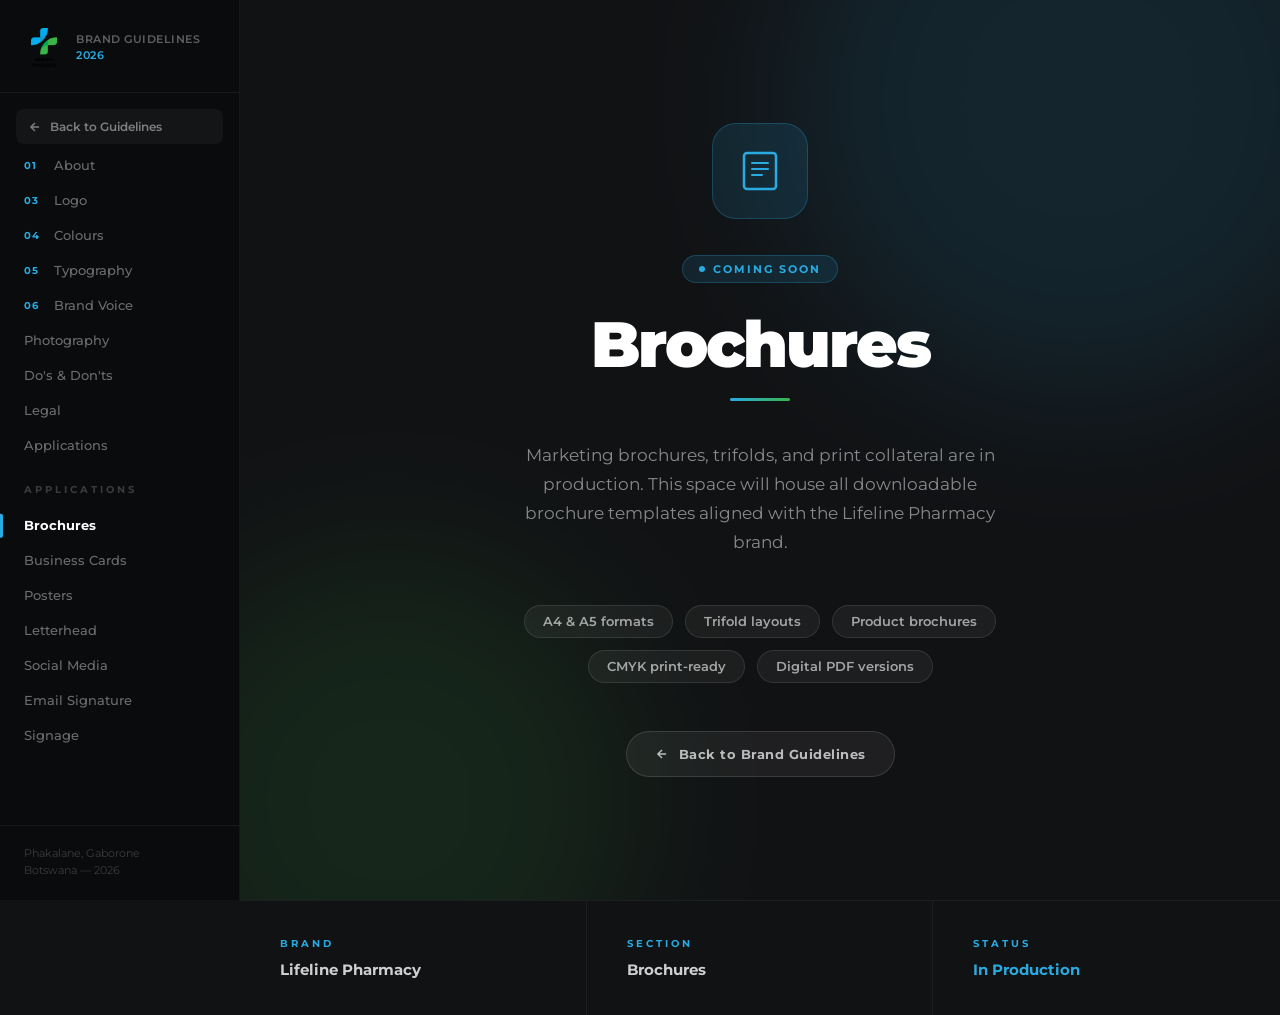
<file: pages/brochures.html>
<!DOCTYPE html>
<html lang="en">
<head>
  <meta charset="UTF-8" />
  <meta name="viewport" content="width=device-width, initial-scale=1.0" />
  <title>Brochures — Lifeline Pharmacy Brand Guidelines</title>
  <link rel="preconnect" href="https://fonts.googleapis.com" />
  <link rel="preconnect" href="https://fonts.gstatic.com" crossorigin />
  <link href="https://fonts.googleapis.com/css2?family=Montserrat:wght@400;500;600;700;800;900&display=swap" rel="stylesheet" />
  <link rel="stylesheet" href="../css/placeholder.css" />
</head>
<body>

  <button class="nav-toggle" id="navToggle" aria-label="Toggle navigation">
    <span></span><span></span><span></span>
  </button>

  <aside class="sidebar" id="sidebar">
    <div class="sidebar__brand">
      <img src="../LIFELINE LOGO.png" alt="Lifeline Pharmacy" class="sidebar__logo" />
      <div class="sidebar__tagline">Brand Guidelines<br><span>2026</span></div>
    </div>
    <a href="../index.html" class="sidebar__back">
      <svg width="14" height="14" viewBox="0 0 24 24" fill="none" stroke="currentColor" stroke-width="2.5"><path d="M19 12H5M12 5l-7 7 7 7"/></svg>
      Back to Guidelines
    </a>
    <nav class="sidebar__nav">
      <a href="../index.html#about" class="nav-link"><span class="nav-num">01</span>About</a>
      <a href="../index.html#logo" class="nav-link"><span class="nav-num">03</span>Logo</a>
      <a href="../index.html#colours" class="nav-link"><span class="nav-num">04</span>Colours</a>
      <a href="../index.html#typography" class="nav-link"><span class="nav-num">05</span>Typography</a>
      <a href="../index.html#brand-voice" class="nav-link"><span class="nav-num">06</span>Brand Voice</a>
      <a href="../index.html#photography" class="nav-link">Photography</a>
      <a href="../index.html#dos-donts" class="nav-link">Do's &amp; Don'ts</a>
      <a href="../index.html#legal" class="nav-link">Legal</a>
      <a href="../index.html#applications" class="nav-link">Applications</a>

      <div class='sidebar__page-title'>Applications</div>
      <a href="brochures.html" class="nav-link active">Brochures</a>
      <a href="business-cards.html" class="nav-link">Business Cards</a>
      <a href="posters.html" class="nav-link">Posters</a>
      <a href="letterhead.html" class="nav-link">Letterhead</a>
      <a href="social-media.html" class="nav-link">Social Media</a>
      <a href="email-signature.html" class="nav-link">Email Signature</a>
      <a href="signage.html" class="nav-link">Signage</a>
    </nav>
    <div class="sidebar__footer">
      <p>Phakalane, Gaborone<br>Botswana &mdash; 2026</p>
    </div>
  </aside>

  <div class="sidebar-overlay" id="sidebarOverlay"></div>

  <main class="page-content">
    <section class="coming-hero">
      <div class="coming-hero__bg">
        <div class="coming-hero__circle coming-hero__circle--blue"></div>
        <div class="coming-hero__circle coming-hero__circle--green"></div>
      </div>
      <div class="coming-hero__inner">
        <div class="coming-hero__icon">
          <svg viewBox="0 0 48 48" fill="none" xmlns="http://www.w3.org/2000/svg"><rect x="8" y="6" width="32" height="36" rx="3" stroke="currentColor" stroke-width="2.5"/><path d="M16 16h16M16 22h16M16 28h10" stroke="currentColor" stroke-width="2" stroke-linecap="round"/></svg>
        </div>
        <span class="coming-hero__badge">Coming Soon</span>
        <h1 class="coming-hero__title">Brochures</h1>
        <div class="coming-hero__divider"></div>
        <p class="coming-hero__sub">Marketing brochures, trifolds, and print collateral are in production. This space will house all downloadable brochure templates aligned with the Lifeline Pharmacy brand.</p>
        <div class="coming-hero__specs">
        <span class="spec-tag">A4 &amp; A5 formats</span>
        <span class="spec-tag">Trifold layouts</span>
        <span class="spec-tag">Product brochures</span>
        <span class="spec-tag">CMYK print-ready</span>
        <span class="spec-tag">Digital PDF versions</span>
        </div>
        <a href="../index.html#applications" class="coming-hero__back">
          <svg width="14" height="14" viewBox="0 0 24 24" fill="none" stroke="currentColor" stroke-width="2.5"><path d="M19 12H5M12 5l-7 7 7 7"/></svg>
          Back to Brand Guidelines
        </a>
      </div>
    </section>

    <div class="page-footer-grid">
      <div class="pf-item">
        <span class="pf-item__label">Brand</span>
        <span class="pf-item__value">Lifeline Pharmacy</span>
      </div>
      <div class="pf-item">
        <span class="pf-item__label">Section</span>
        <span class="pf-item__value">Brochures</span>
      </div>
      <div class="pf-item">
        <span class="pf-item__label">Status</span>
        <span class="pf-item__value" style="color: var(--blue);">In Production</span>
      </div>
    </div>
  </main>

  <script>
    const toggle  = document.getElementById('navToggle');
    const sidebar = document.getElementById('sidebar');
    const overlay = document.getElementById('sidebarOverlay');
    toggle.addEventListener('click', () => {
      sidebar.classList.toggle('open');
      overlay.classList.toggle('open');
    });
    overlay.addEventListener('click', () => {
      sidebar.classList.remove('open');
      overlay.classList.remove('open');
    });
  </script>
</body>
</html>
</file>
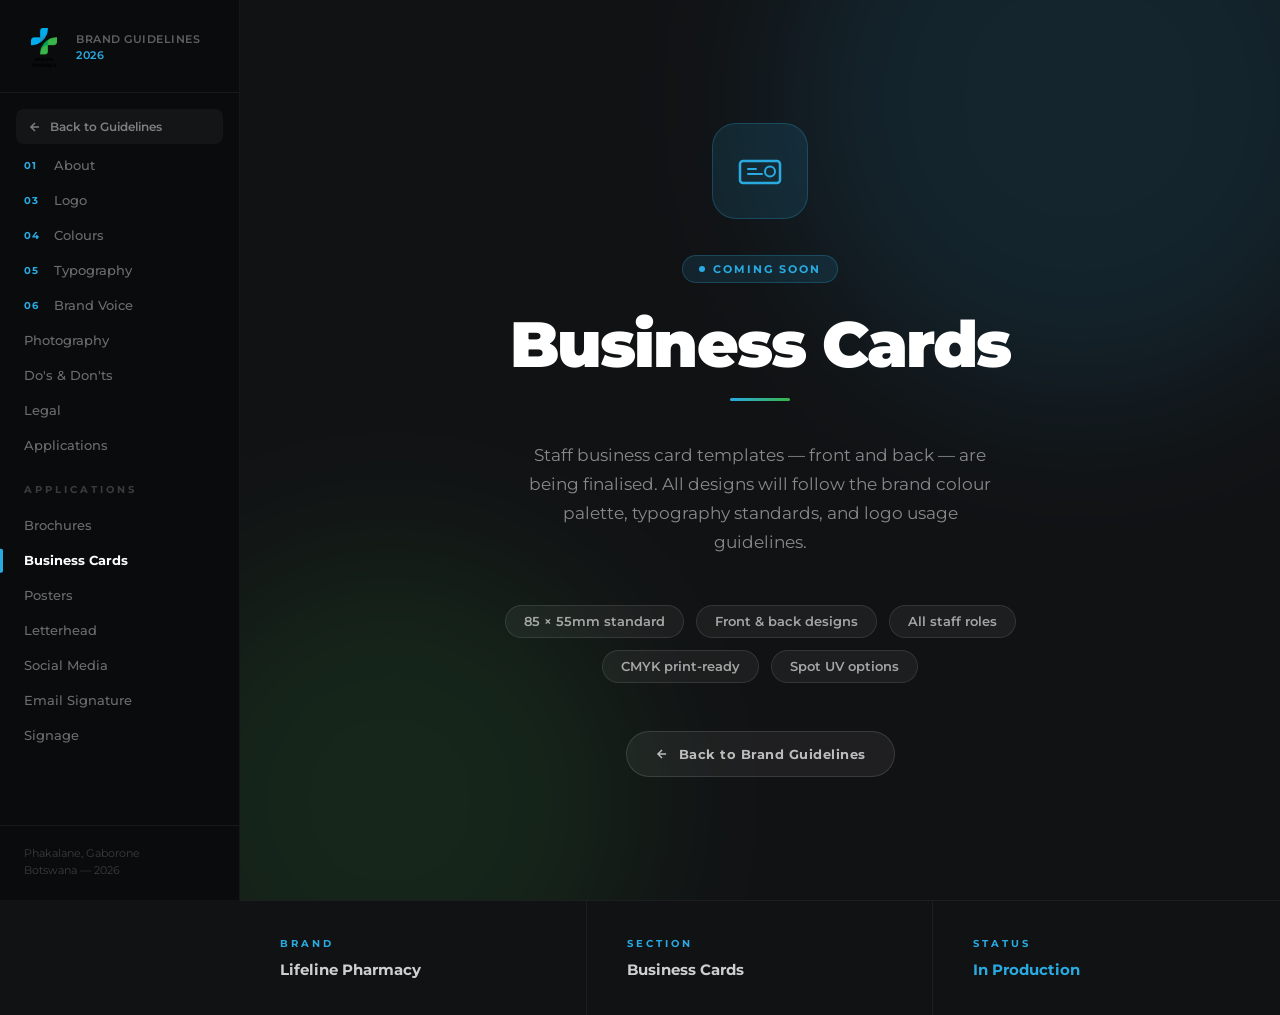
<file: pages/business-cards.html>
<!DOCTYPE html>
<html lang="en">
<head>
  <meta charset="UTF-8" />
  <meta name="viewport" content="width=device-width, initial-scale=1.0" />
  <title>Business Cards — Lifeline Pharmacy Brand Guidelines</title>
  <link rel="preconnect" href="https://fonts.googleapis.com" />
  <link rel="preconnect" href="https://fonts.gstatic.com" crossorigin />
  <link href="https://fonts.googleapis.com/css2?family=Montserrat:wght@400;500;600;700;800;900&display=swap" rel="stylesheet" />
  <link rel="stylesheet" href="../css/placeholder.css" />
</head>
<body>

  <button class="nav-toggle" id="navToggle" aria-label="Toggle navigation">
    <span></span><span></span><span></span>
  </button>

  <aside class="sidebar" id="sidebar">
    <div class="sidebar__brand">
      <img src="../LIFELINE LOGO.png" alt="Lifeline Pharmacy" class="sidebar__logo" />
      <div class="sidebar__tagline">Brand Guidelines<br><span>2026</span></div>
    </div>
    <a href="../index.html" class="sidebar__back">
      <svg width="14" height="14" viewBox="0 0 24 24" fill="none" stroke="currentColor" stroke-width="2.5"><path d="M19 12H5M12 5l-7 7 7 7"/></svg>
      Back to Guidelines
    </a>
    <nav class="sidebar__nav">
      <a href="../index.html#about" class="nav-link"><span class="nav-num">01</span>About</a>
      <a href="../index.html#logo" class="nav-link"><span class="nav-num">03</span>Logo</a>
      <a href="../index.html#colours" class="nav-link"><span class="nav-num">04</span>Colours</a>
      <a href="../index.html#typography" class="nav-link"><span class="nav-num">05</span>Typography</a>
      <a href="../index.html#brand-voice" class="nav-link"><span class="nav-num">06</span>Brand Voice</a>
      <a href="../index.html#photography" class="nav-link">Photography</a>
      <a href="../index.html#dos-donts" class="nav-link">Do's &amp; Don'ts</a>
      <a href="../index.html#legal" class="nav-link">Legal</a>
      <a href="../index.html#applications" class="nav-link">Applications</a>

      <div class='sidebar__page-title'>Applications</div>
      <a href="brochures.html" class="nav-link">Brochures</a>
      <a href="business-cards.html" class="nav-link active">Business Cards</a>
      <a href="posters.html" class="nav-link">Posters</a>
      <a href="letterhead.html" class="nav-link">Letterhead</a>
      <a href="social-media.html" class="nav-link">Social Media</a>
      <a href="email-signature.html" class="nav-link">Email Signature</a>
      <a href="signage.html" class="nav-link">Signage</a>
    </nav>
    <div class="sidebar__footer">
      <p>Phakalane, Gaborone<br>Botswana &mdash; 2026</p>
    </div>
  </aside>

  <div class="sidebar-overlay" id="sidebarOverlay"></div>

  <main class="page-content">
    <section class="coming-hero">
      <div class="coming-hero__bg">
        <div class="coming-hero__circle coming-hero__circle--blue"></div>
        <div class="coming-hero__circle coming-hero__circle--green"></div>
      </div>
      <div class="coming-hero__inner">
        <div class="coming-hero__icon">
          <svg viewBox="0 0 48 48" fill="none" xmlns="http://www.w3.org/2000/svg"><rect x="4" y="14" width="40" height="22" rx="3" stroke="currentColor" stroke-width="2.5"/><path d="M12 22h8M12 27h14" stroke="currentColor" stroke-width="2" stroke-linecap="round"/><circle cx="34" cy="24.5" r="5" stroke="currentColor" stroke-width="2"/></svg>
        </div>
        <span class="coming-hero__badge">Coming Soon</span>
        <h1 class="coming-hero__title">Business Cards</h1>
        <div class="coming-hero__divider"></div>
        <p class="coming-hero__sub">Staff business card templates — front and back — are being finalised. All designs will follow the brand colour palette, typography standards, and logo usage guidelines.</p>
        <div class="coming-hero__specs">
        <span class="spec-tag">85 × 55mm standard</span>
        <span class="spec-tag">Front &amp; back designs</span>
        <span class="spec-tag">All staff roles</span>
        <span class="spec-tag">CMYK print-ready</span>
        <span class="spec-tag">Spot UV options</span>
        </div>
        <a href="../index.html#applications" class="coming-hero__back">
          <svg width="14" height="14" viewBox="0 0 24 24" fill="none" stroke="currentColor" stroke-width="2.5"><path d="M19 12H5M12 5l-7 7 7 7"/></svg>
          Back to Brand Guidelines
        </a>
      </div>
    </section>

    <div class="page-footer-grid">
      <div class="pf-item">
        <span class="pf-item__label">Brand</span>
        <span class="pf-item__value">Lifeline Pharmacy</span>
      </div>
      <div class="pf-item">
        <span class="pf-item__label">Section</span>
        <span class="pf-item__value">Business Cards</span>
      </div>
      <div class="pf-item">
        <span class="pf-item__label">Status</span>
        <span class="pf-item__value" style="color: var(--blue);">In Production</span>
      </div>
    </div>
  </main>

  <script>
    const toggle  = document.getElementById('navToggle');
    const sidebar = document.getElementById('sidebar');
    const overlay = document.getElementById('sidebarOverlay');
    toggle.addEventListener('click', () => {
      sidebar.classList.toggle('open');
      overlay.classList.toggle('open');
    });
    overlay.addEventListener('click', () => {
      sidebar.classList.remove('open');
      overlay.classList.remove('open');
    });
  </script>
</body>
</html>
</file>
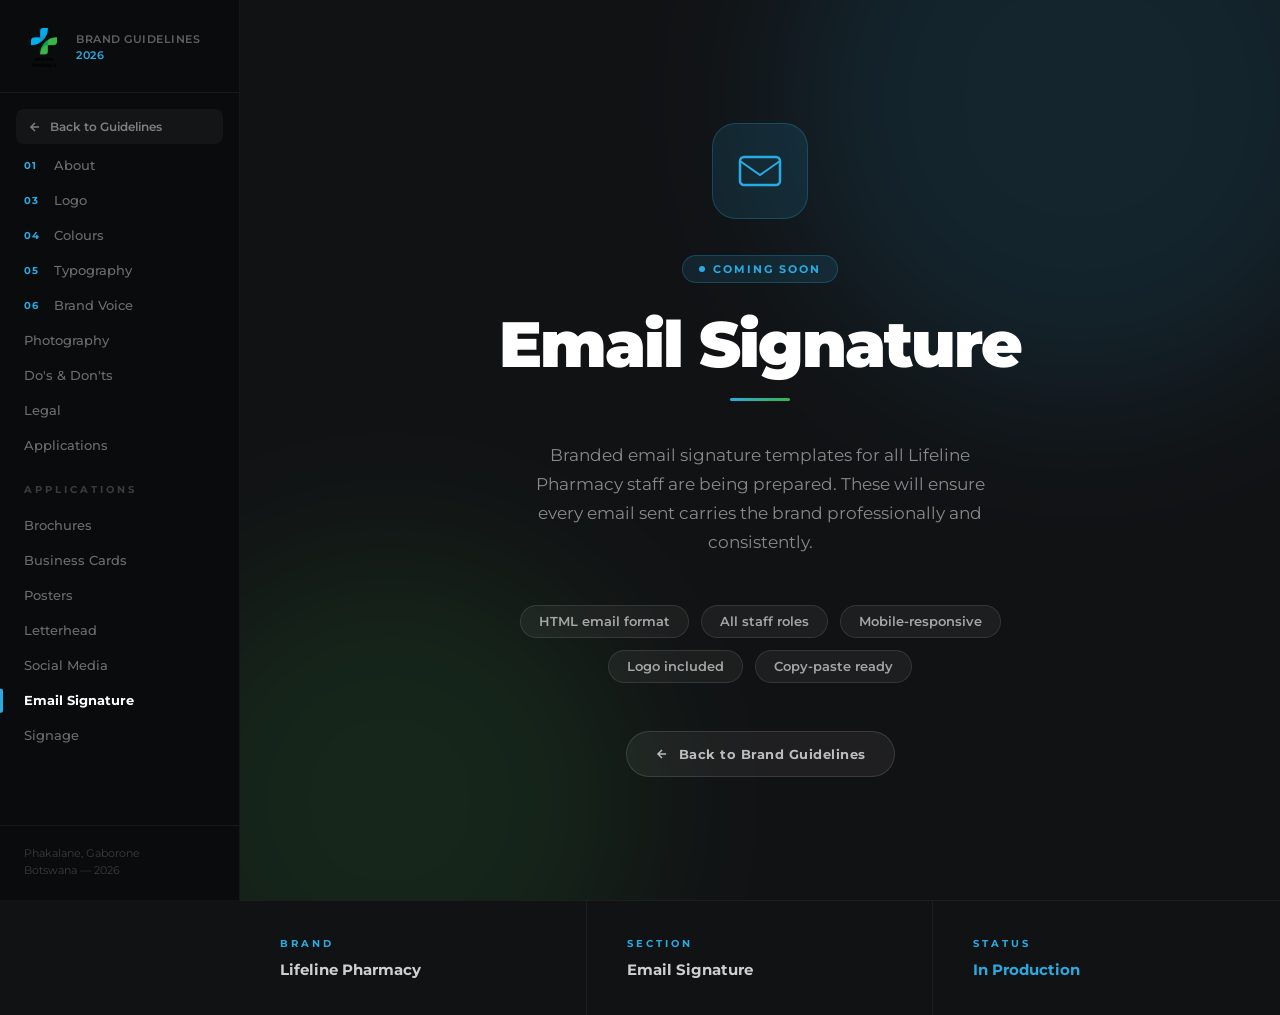
<file: pages/email-signature.html>
<!DOCTYPE html>
<html lang="en">
<head>
  <meta charset="UTF-8" />
  <meta name="viewport" content="width=device-width, initial-scale=1.0" />
  <title>Email Signature — Lifeline Pharmacy Brand Guidelines</title>
  <link rel="preconnect" href="https://fonts.googleapis.com" />
  <link rel="preconnect" href="https://fonts.gstatic.com" crossorigin />
  <link href="https://fonts.googleapis.com/css2?family=Montserrat:wght@400;500;600;700;800;900&display=swap" rel="stylesheet" />
  <link rel="stylesheet" href="../css/placeholder.css" />
</head>
<body>

  <button class="nav-toggle" id="navToggle" aria-label="Toggle navigation">
    <span></span><span></span><span></span>
  </button>

  <aside class="sidebar" id="sidebar">
    <div class="sidebar__brand">
      <img src="../LIFELINE LOGO.png" alt="Lifeline Pharmacy" class="sidebar__logo" />
      <div class="sidebar__tagline">Brand Guidelines<br><span>2026</span></div>
    </div>
    <a href="../index.html" class="sidebar__back">
      <svg width="14" height="14" viewBox="0 0 24 24" fill="none" stroke="currentColor" stroke-width="2.5"><path d="M19 12H5M12 5l-7 7 7 7"/></svg>
      Back to Guidelines
    </a>
    <nav class="sidebar__nav">
      <a href="../index.html#about" class="nav-link"><span class="nav-num">01</span>About</a>
      <a href="../index.html#logo" class="nav-link"><span class="nav-num">03</span>Logo</a>
      <a href="../index.html#colours" class="nav-link"><span class="nav-num">04</span>Colours</a>
      <a href="../index.html#typography" class="nav-link"><span class="nav-num">05</span>Typography</a>
      <a href="../index.html#brand-voice" class="nav-link"><span class="nav-num">06</span>Brand Voice</a>
      <a href="../index.html#photography" class="nav-link">Photography</a>
      <a href="../index.html#dos-donts" class="nav-link">Do's &amp; Don'ts</a>
      <a href="../index.html#legal" class="nav-link">Legal</a>
      <a href="../index.html#applications" class="nav-link">Applications</a>

      <div class='sidebar__page-title'>Applications</div>
      <a href="brochures.html" class="nav-link">Brochures</a>
      <a href="business-cards.html" class="nav-link">Business Cards</a>
      <a href="posters.html" class="nav-link">Posters</a>
      <a href="letterhead.html" class="nav-link">Letterhead</a>
      <a href="social-media.html" class="nav-link">Social Media</a>
      <a href="email-signature.html" class="nav-link active">Email Signature</a>
      <a href="signage.html" class="nav-link">Signage</a>
    </nav>
    <div class="sidebar__footer">
      <p>Phakalane, Gaborone<br>Botswana &mdash; 2026</p>
    </div>
  </aside>

  <div class="sidebar-overlay" id="sidebarOverlay"></div>

  <main class="page-content">
    <section class="coming-hero">
      <div class="coming-hero__bg">
        <div class="coming-hero__circle coming-hero__circle--blue"></div>
        <div class="coming-hero__circle coming-hero__circle--green"></div>
      </div>
      <div class="coming-hero__inner">
        <div class="coming-hero__icon">
          <svg viewBox="0 0 48 48" fill="none" xmlns="http://www.w3.org/2000/svg"><rect x="4" y="10" width="40" height="28" rx="4" stroke="currentColor" stroke-width="2.5"/><path d="M4 14l20 14 20-14" stroke="currentColor" stroke-width="2" stroke-linecap="round"/></svg>
        </div>
        <span class="coming-hero__badge">Coming Soon</span>
        <h1 class="coming-hero__title">Email Signature</h1>
        <div class="coming-hero__divider"></div>
        <p class="coming-hero__sub">Branded email signature templates for all Lifeline Pharmacy staff are being prepared. These will ensure every email sent carries the brand professionally and consistently.</p>
        <div class="coming-hero__specs">
        <span class="spec-tag">HTML email format</span>
        <span class="spec-tag">All staff roles</span>
        <span class="spec-tag">Mobile-responsive</span>
        <span class="spec-tag">Logo included</span>
        <span class="spec-tag">Copy-paste ready</span>
        </div>
        <a href="../index.html#applications" class="coming-hero__back">
          <svg width="14" height="14" viewBox="0 0 24 24" fill="none" stroke="currentColor" stroke-width="2.5"><path d="M19 12H5M12 5l-7 7 7 7"/></svg>
          Back to Brand Guidelines
        </a>
      </div>
    </section>

    <div class="page-footer-grid">
      <div class="pf-item">
        <span class="pf-item__label">Brand</span>
        <span class="pf-item__value">Lifeline Pharmacy</span>
      </div>
      <div class="pf-item">
        <span class="pf-item__label">Section</span>
        <span class="pf-item__value">Email Signature</span>
      </div>
      <div class="pf-item">
        <span class="pf-item__label">Status</span>
        <span class="pf-item__value" style="color: var(--blue);">In Production</span>
      </div>
    </div>
  </main>

  <script>
    const toggle  = document.getElementById('navToggle');
    const sidebar = document.getElementById('sidebar');
    const overlay = document.getElementById('sidebarOverlay');
    toggle.addEventListener('click', () => {
      sidebar.classList.toggle('open');
      overlay.classList.toggle('open');
    });
    overlay.addEventListener('click', () => {
      sidebar.classList.remove('open');
      overlay.classList.remove('open');
    });
  </script>
</body>
</html>
</file>
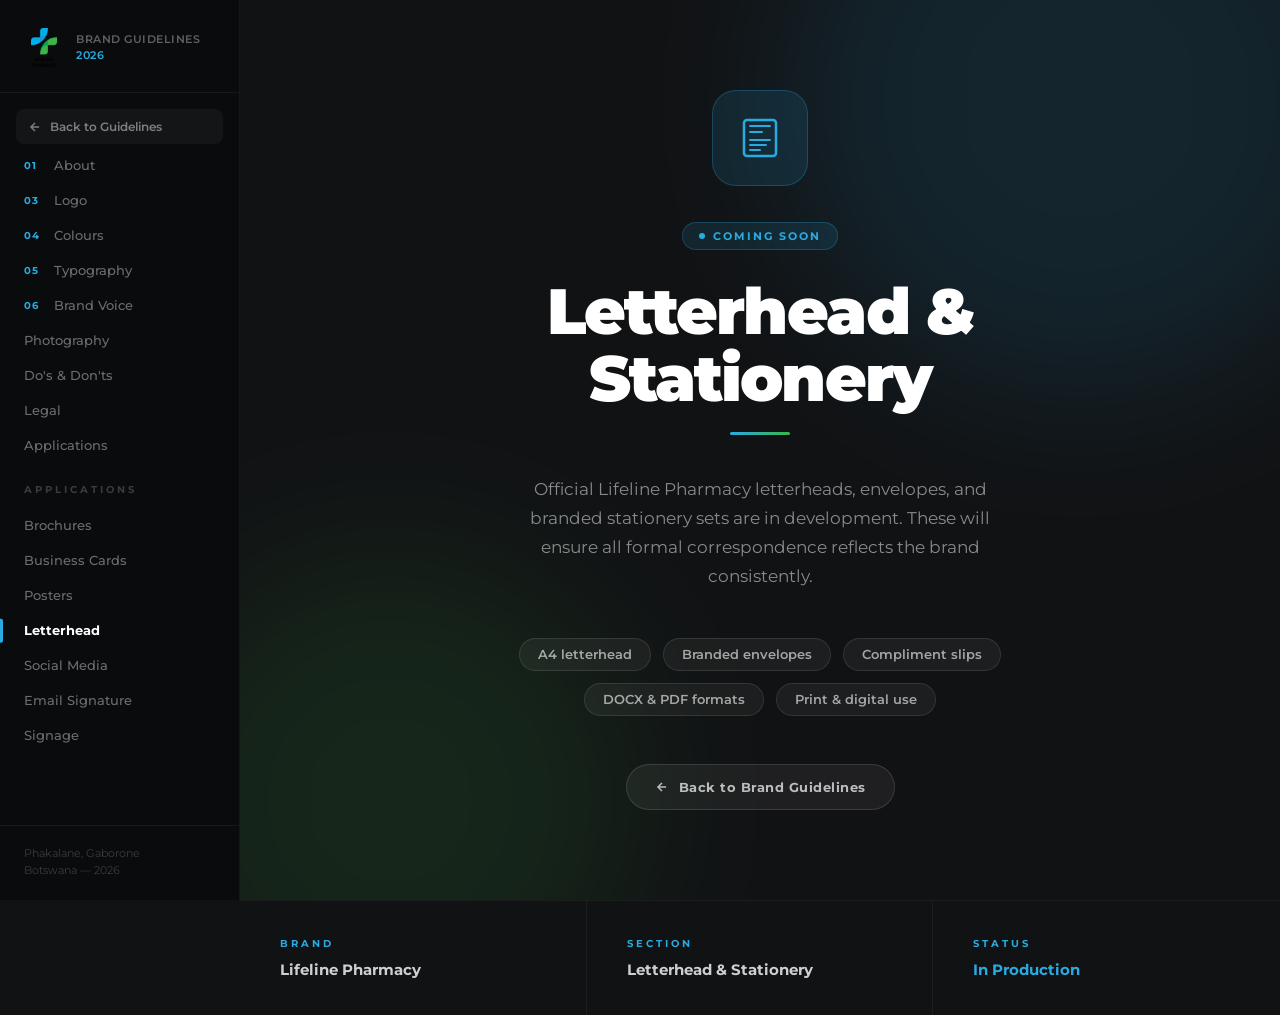
<file: pages/letterhead.html>
<!DOCTYPE html>
<html lang="en">
<head>
  <meta charset="UTF-8" />
  <meta name="viewport" content="width=device-width, initial-scale=1.0" />
  <title>Letterhead & Stationery — Lifeline Pharmacy Brand Guidelines</title>
  <link rel="preconnect" href="https://fonts.googleapis.com" />
  <link rel="preconnect" href="https://fonts.gstatic.com" crossorigin />
  <link href="https://fonts.googleapis.com/css2?family=Montserrat:wght@400;500;600;700;800;900&display=swap" rel="stylesheet" />
  <link rel="stylesheet" href="../css/placeholder.css" />
</head>
<body>

  <button class="nav-toggle" id="navToggle" aria-label="Toggle navigation">
    <span></span><span></span><span></span>
  </button>

  <aside class="sidebar" id="sidebar">
    <div class="sidebar__brand">
      <img src="../LIFELINE LOGO.png" alt="Lifeline Pharmacy" class="sidebar__logo" />
      <div class="sidebar__tagline">Brand Guidelines<br><span>2026</span></div>
    </div>
    <a href="../index.html" class="sidebar__back">
      <svg width="14" height="14" viewBox="0 0 24 24" fill="none" stroke="currentColor" stroke-width="2.5"><path d="M19 12H5M12 5l-7 7 7 7"/></svg>
      Back to Guidelines
    </a>
    <nav class="sidebar__nav">
      <a href="../index.html#about" class="nav-link"><span class="nav-num">01</span>About</a>
      <a href="../index.html#logo" class="nav-link"><span class="nav-num">03</span>Logo</a>
      <a href="../index.html#colours" class="nav-link"><span class="nav-num">04</span>Colours</a>
      <a href="../index.html#typography" class="nav-link"><span class="nav-num">05</span>Typography</a>
      <a href="../index.html#brand-voice" class="nav-link"><span class="nav-num">06</span>Brand Voice</a>
      <a href="../index.html#photography" class="nav-link">Photography</a>
      <a href="../index.html#dos-donts" class="nav-link">Do's &amp; Don'ts</a>
      <a href="../index.html#legal" class="nav-link">Legal</a>
      <a href="../index.html#applications" class="nav-link">Applications</a>

      <div class='sidebar__page-title'>Applications</div>
      <a href="brochures.html" class="nav-link">Brochures</a>
      <a href="business-cards.html" class="nav-link">Business Cards</a>
      <a href="posters.html" class="nav-link">Posters</a>
      <a href="letterhead.html" class="nav-link active">Letterhead</a>
      <a href="social-media.html" class="nav-link">Social Media</a>
      <a href="email-signature.html" class="nav-link">Email Signature</a>
      <a href="signage.html" class="nav-link">Signage</a>
    </nav>
    <div class="sidebar__footer">
      <p>Phakalane, Gaborone<br>Botswana &mdash; 2026</p>
    </div>
  </aside>

  <div class="sidebar-overlay" id="sidebarOverlay"></div>

  <main class="page-content">
    <section class="coming-hero">
      <div class="coming-hero__bg">
        <div class="coming-hero__circle coming-hero__circle--blue"></div>
        <div class="coming-hero__circle coming-hero__circle--green"></div>
      </div>
      <div class="coming-hero__inner">
        <div class="coming-hero__icon">
          <svg viewBox="0 0 48 48" fill="none" xmlns="http://www.w3.org/2000/svg"><rect x="8" y="6" width="32" height="36" rx="3" stroke="currentColor" stroke-width="2.5"/><path d="M14 12h20M14 18h12M14 26h20M14 31h16M14 36h10" stroke="currentColor" stroke-width="2" stroke-linecap="round"/></svg>
        </div>
        <span class="coming-hero__badge">Coming Soon</span>
        <h1 class="coming-hero__title">Letterhead & Stationery</h1>
        <div class="coming-hero__divider"></div>
        <p class="coming-hero__sub">Official Lifeline Pharmacy letterheads, envelopes, and branded stationery sets are in development. These will ensure all formal correspondence reflects the brand consistently.</p>
        <div class="coming-hero__specs">
        <span class="spec-tag">A4 letterhead</span>
        <span class="spec-tag">Branded envelopes</span>
        <span class="spec-tag">Compliment slips</span>
        <span class="spec-tag">DOCX &amp; PDF formats</span>
        <span class="spec-tag">Print &amp; digital use</span>
        </div>
        <a href="../index.html#applications" class="coming-hero__back">
          <svg width="14" height="14" viewBox="0 0 24 24" fill="none" stroke="currentColor" stroke-width="2.5"><path d="M19 12H5M12 5l-7 7 7 7"/></svg>
          Back to Brand Guidelines
        </a>
      </div>
    </section>

    <div class="page-footer-grid">
      <div class="pf-item">
        <span class="pf-item__label">Brand</span>
        <span class="pf-item__value">Lifeline Pharmacy</span>
      </div>
      <div class="pf-item">
        <span class="pf-item__label">Section</span>
        <span class="pf-item__value">Letterhead & Stationery</span>
      </div>
      <div class="pf-item">
        <span class="pf-item__label">Status</span>
        <span class="pf-item__value" style="color: var(--blue);">In Production</span>
      </div>
    </div>
  </main>

  <script>
    const toggle  = document.getElementById('navToggle');
    const sidebar = document.getElementById('sidebar');
    const overlay = document.getElementById('sidebarOverlay');
    toggle.addEventListener('click', () => {
      sidebar.classList.toggle('open');
      overlay.classList.toggle('open');
    });
    overlay.addEventListener('click', () => {
      sidebar.classList.remove('open');
      overlay.classList.remove('open');
    });
  </script>
</body>
</html>
</file>
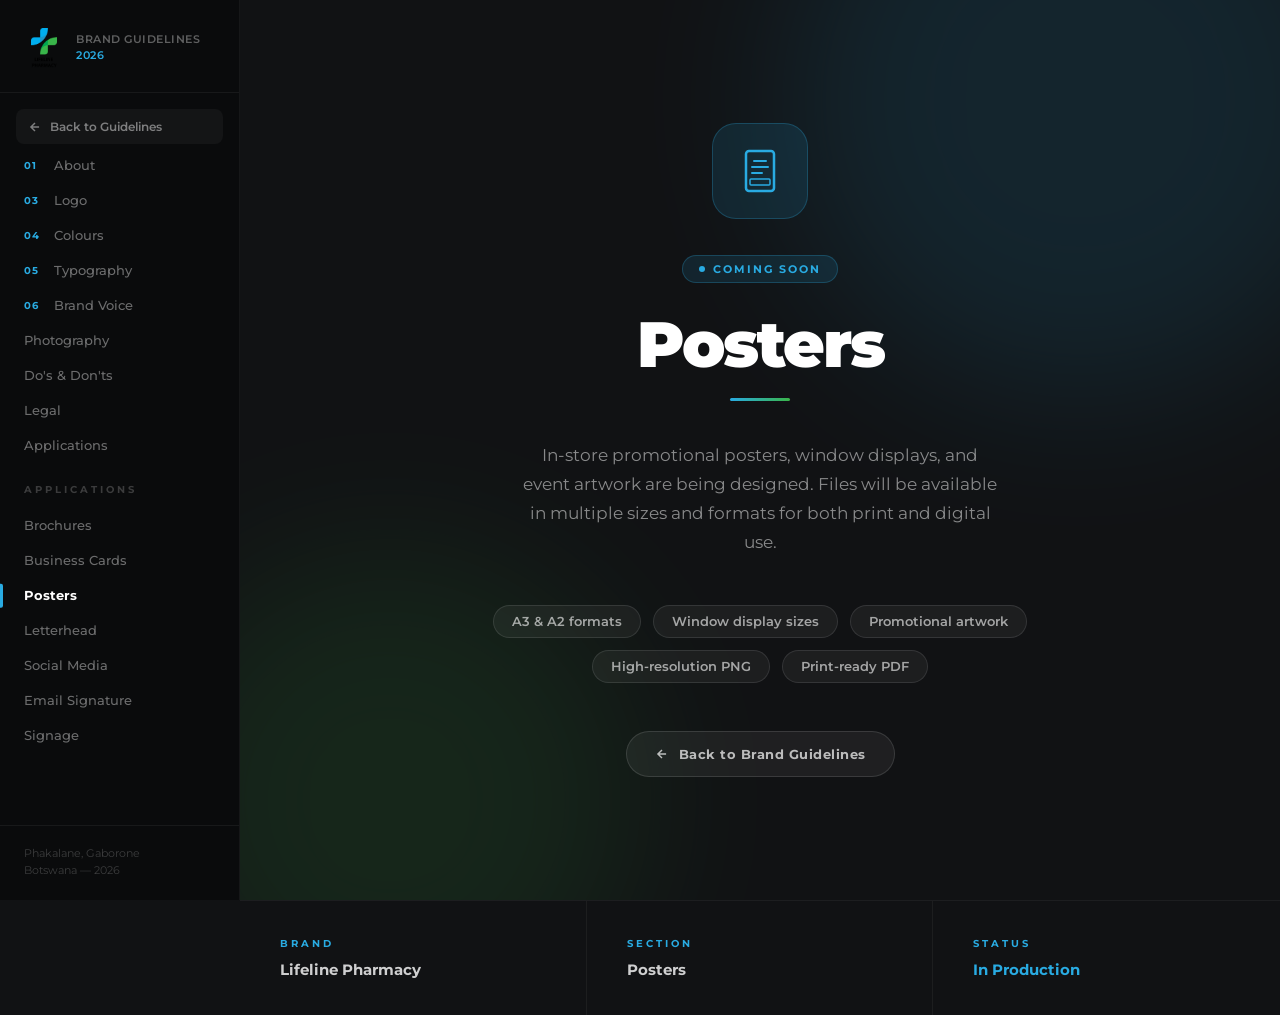
<file: pages/posters.html>
<!DOCTYPE html>
<html lang="en">
<head>
  <meta charset="UTF-8" />
  <meta name="viewport" content="width=device-width, initial-scale=1.0" />
  <title>Posters — Lifeline Pharmacy Brand Guidelines</title>
  <link rel="preconnect" href="https://fonts.googleapis.com" />
  <link rel="preconnect" href="https://fonts.gstatic.com" crossorigin />
  <link href="https://fonts.googleapis.com/css2?family=Montserrat:wght@400;500;600;700;800;900&display=swap" rel="stylesheet" />
  <link rel="stylesheet" href="../css/placeholder.css" />
</head>
<body>

  <button class="nav-toggle" id="navToggle" aria-label="Toggle navigation">
    <span></span><span></span><span></span>
  </button>

  <aside class="sidebar" id="sidebar">
    <div class="sidebar__brand">
      <img src="../LIFELINE LOGO.png" alt="Lifeline Pharmacy" class="sidebar__logo" />
      <div class="sidebar__tagline">Brand Guidelines<br><span>2026</span></div>
    </div>
    <a href="../index.html" class="sidebar__back">
      <svg width="14" height="14" viewBox="0 0 24 24" fill="none" stroke="currentColor" stroke-width="2.5"><path d="M19 12H5M12 5l-7 7 7 7"/></svg>
      Back to Guidelines
    </a>
    <nav class="sidebar__nav">
      <a href="../index.html#about" class="nav-link"><span class="nav-num">01</span>About</a>
      <a href="../index.html#logo" class="nav-link"><span class="nav-num">03</span>Logo</a>
      <a href="../index.html#colours" class="nav-link"><span class="nav-num">04</span>Colours</a>
      <a href="../index.html#typography" class="nav-link"><span class="nav-num">05</span>Typography</a>
      <a href="../index.html#brand-voice" class="nav-link"><span class="nav-num">06</span>Brand Voice</a>
      <a href="../index.html#photography" class="nav-link">Photography</a>
      <a href="../index.html#dos-donts" class="nav-link">Do's &amp; Don'ts</a>
      <a href="../index.html#legal" class="nav-link">Legal</a>
      <a href="../index.html#applications" class="nav-link">Applications</a>

      <div class='sidebar__page-title'>Applications</div>
      <a href="brochures.html" class="nav-link">Brochures</a>
      <a href="business-cards.html" class="nav-link">Business Cards</a>
      <a href="posters.html" class="nav-link active">Posters</a>
      <a href="letterhead.html" class="nav-link">Letterhead</a>
      <a href="social-media.html" class="nav-link">Social Media</a>
      <a href="email-signature.html" class="nav-link">Email Signature</a>
      <a href="signage.html" class="nav-link">Signage</a>
    </nav>
    <div class="sidebar__footer">
      <p>Phakalane, Gaborone<br>Botswana &mdash; 2026</p>
    </div>
  </aside>

  <div class="sidebar-overlay" id="sidebarOverlay"></div>

  <main class="page-content">
    <section class="coming-hero">
      <div class="coming-hero__bg">
        <div class="coming-hero__circle coming-hero__circle--blue"></div>
        <div class="coming-hero__circle coming-hero__circle--green"></div>
      </div>
      <div class="coming-hero__inner">
        <div class="coming-hero__icon">
          <svg viewBox="0 0 48 48" fill="none" xmlns="http://www.w3.org/2000/svg"><rect x="10" y="4" width="28" height="40" rx="3" stroke="currentColor" stroke-width="2.5"/><path d="M18 14h12M16 20h16M16 26h10" stroke="currentColor" stroke-width="2" stroke-linecap="round"/><rect x="14" y="32" width="20" height="6" rx="1" stroke="currentColor" stroke-width="1.5"/></svg>
        </div>
        <span class="coming-hero__badge">Coming Soon</span>
        <h1 class="coming-hero__title">Posters</h1>
        <div class="coming-hero__divider"></div>
        <p class="coming-hero__sub">In-store promotional posters, window displays, and event artwork are being designed. Files will be available in multiple sizes and formats for both print and digital use.</p>
        <div class="coming-hero__specs">
        <span class="spec-tag">A3 &amp; A2 formats</span>
        <span class="spec-tag">Window display sizes</span>
        <span class="spec-tag">Promotional artwork</span>
        <span class="spec-tag">High-resolution PNG</span>
        <span class="spec-tag">Print-ready PDF</span>
        </div>
        <a href="../index.html#applications" class="coming-hero__back">
          <svg width="14" height="14" viewBox="0 0 24 24" fill="none" stroke="currentColor" stroke-width="2.5"><path d="M19 12H5M12 5l-7 7 7 7"/></svg>
          Back to Brand Guidelines
        </a>
      </div>
    </section>

    <div class="page-footer-grid">
      <div class="pf-item">
        <span class="pf-item__label">Brand</span>
        <span class="pf-item__value">Lifeline Pharmacy</span>
      </div>
      <div class="pf-item">
        <span class="pf-item__label">Section</span>
        <span class="pf-item__value">Posters</span>
      </div>
      <div class="pf-item">
        <span class="pf-item__label">Status</span>
        <span class="pf-item__value" style="color: var(--blue);">In Production</span>
      </div>
    </div>
  </main>

  <script>
    const toggle  = document.getElementById('navToggle');
    const sidebar = document.getElementById('sidebar');
    const overlay = document.getElementById('sidebarOverlay');
    toggle.addEventListener('click', () => {
      sidebar.classList.toggle('open');
      overlay.classList.toggle('open');
    });
    overlay.addEventListener('click', () => {
      sidebar.classList.remove('open');
      overlay.classList.remove('open');
    });
  </script>
</body>
</html>
</file>
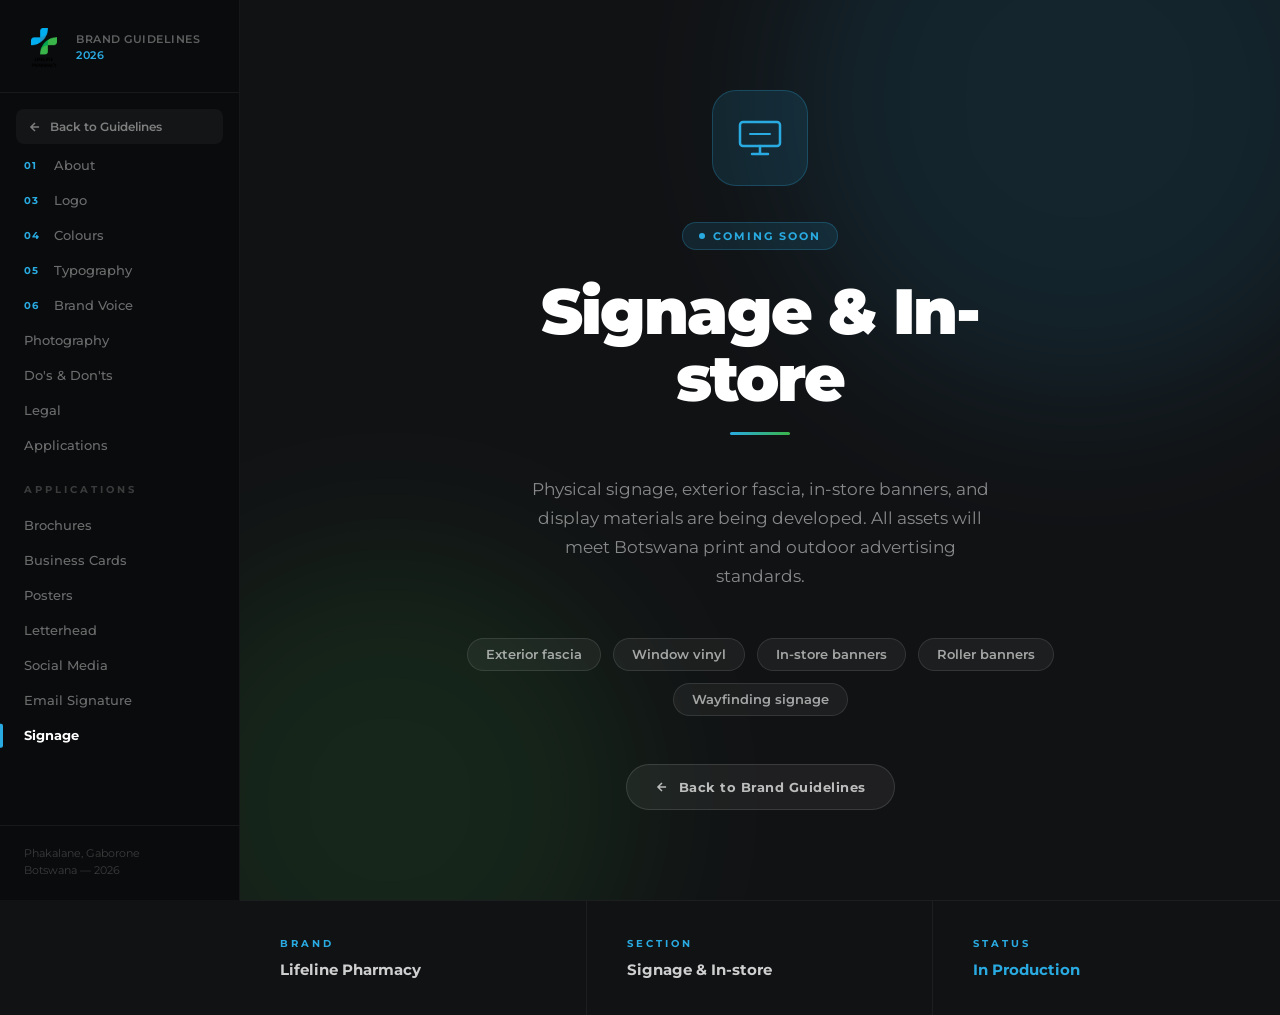
<file: pages/signage.html>
<!DOCTYPE html>
<html lang="en">
<head>
  <meta charset="UTF-8" />
  <meta name="viewport" content="width=device-width, initial-scale=1.0" />
  <title>Signage & In-store — Lifeline Pharmacy Brand Guidelines</title>
  <link rel="preconnect" href="https://fonts.googleapis.com" />
  <link rel="preconnect" href="https://fonts.gstatic.com" crossorigin />
  <link href="https://fonts.googleapis.com/css2?family=Montserrat:wght@400;500;600;700;800;900&display=swap" rel="stylesheet" />
  <link rel="stylesheet" href="../css/placeholder.css" />
</head>
<body>

  <button class="nav-toggle" id="navToggle" aria-label="Toggle navigation">
    <span></span><span></span><span></span>
  </button>

  <aside class="sidebar" id="sidebar">
    <div class="sidebar__brand">
      <img src="../LIFELINE LOGO.png" alt="Lifeline Pharmacy" class="sidebar__logo" />
      <div class="sidebar__tagline">Brand Guidelines<br><span>2026</span></div>
    </div>
    <a href="../index.html" class="sidebar__back">
      <svg width="14" height="14" viewBox="0 0 24 24" fill="none" stroke="currentColor" stroke-width="2.5"><path d="M19 12H5M12 5l-7 7 7 7"/></svg>
      Back to Guidelines
    </a>
    <nav class="sidebar__nav">
      <a href="../index.html#about" class="nav-link"><span class="nav-num">01</span>About</a>
      <a href="../index.html#logo" class="nav-link"><span class="nav-num">03</span>Logo</a>
      <a href="../index.html#colours" class="nav-link"><span class="nav-num">04</span>Colours</a>
      <a href="../index.html#typography" class="nav-link"><span class="nav-num">05</span>Typography</a>
      <a href="../index.html#brand-voice" class="nav-link"><span class="nav-num">06</span>Brand Voice</a>
      <a href="../index.html#photography" class="nav-link">Photography</a>
      <a href="../index.html#dos-donts" class="nav-link">Do's &amp; Don'ts</a>
      <a href="../index.html#legal" class="nav-link">Legal</a>
      <a href="../index.html#applications" class="nav-link">Applications</a>

      <div class='sidebar__page-title'>Applications</div>
      <a href="brochures.html" class="nav-link">Brochures</a>
      <a href="business-cards.html" class="nav-link">Business Cards</a>
      <a href="posters.html" class="nav-link">Posters</a>
      <a href="letterhead.html" class="nav-link">Letterhead</a>
      <a href="social-media.html" class="nav-link">Social Media</a>
      <a href="email-signature.html" class="nav-link">Email Signature</a>
      <a href="signage.html" class="nav-link active">Signage</a>
    </nav>
    <div class="sidebar__footer">
      <p>Phakalane, Gaborone<br>Botswana &mdash; 2026</p>
    </div>
  </aside>

  <div class="sidebar-overlay" id="sidebarOverlay"></div>

  <main class="page-content">
    <section class="coming-hero">
      <div class="coming-hero__bg">
        <div class="coming-hero__circle coming-hero__circle--blue"></div>
        <div class="coming-hero__circle coming-hero__circle--green"></div>
      </div>
      <div class="coming-hero__inner">
        <div class="coming-hero__icon">
          <svg viewBox="0 0 48 48" fill="none" xmlns="http://www.w3.org/2000/svg"><rect x="4" y="8" width="40" height="24" rx="3" stroke="currentColor" stroke-width="2.5"/><path d="M24 32v8M16 40h16" stroke="currentColor" stroke-width="2.5" stroke-linecap="round"/><path d="M14 20h20" stroke="currentColor" stroke-width="2" stroke-linecap="round"/></svg>
        </div>
        <span class="coming-hero__badge">Coming Soon</span>
        <h1 class="coming-hero__title">Signage & In-store</h1>
        <div class="coming-hero__divider"></div>
        <p class="coming-hero__sub">Physical signage, exterior fascia, in-store banners, and display materials are being developed. All assets will meet Botswana print and outdoor advertising standards.</p>
        <div class="coming-hero__specs">
        <span class="spec-tag">Exterior fascia</span>
        <span class="spec-tag">Window vinyl</span>
        <span class="spec-tag">In-store banners</span>
        <span class="spec-tag">Roller banners</span>
        <span class="spec-tag">Wayfinding signage</span>
        </div>
        <a href="../index.html#applications" class="coming-hero__back">
          <svg width="14" height="14" viewBox="0 0 24 24" fill="none" stroke="currentColor" stroke-width="2.5"><path d="M19 12H5M12 5l-7 7 7 7"/></svg>
          Back to Brand Guidelines
        </a>
      </div>
    </section>

    <div class="page-footer-grid">
      <div class="pf-item">
        <span class="pf-item__label">Brand</span>
        <span class="pf-item__value">Lifeline Pharmacy</span>
      </div>
      <div class="pf-item">
        <span class="pf-item__label">Section</span>
        <span class="pf-item__value">Signage & In-store</span>
      </div>
      <div class="pf-item">
        <span class="pf-item__label">Status</span>
        <span class="pf-item__value" style="color: var(--blue);">In Production</span>
      </div>
    </div>
  </main>

  <script>
    const toggle  = document.getElementById('navToggle');
    const sidebar = document.getElementById('sidebar');
    const overlay = document.getElementById('sidebarOverlay');
    toggle.addEventListener('click', () => {
      sidebar.classList.toggle('open');
      overlay.classList.toggle('open');
    });
    overlay.addEventListener('click', () => {
      sidebar.classList.remove('open');
      overlay.classList.remove('open');
    });
  </script>
</body>
</html>
</file>
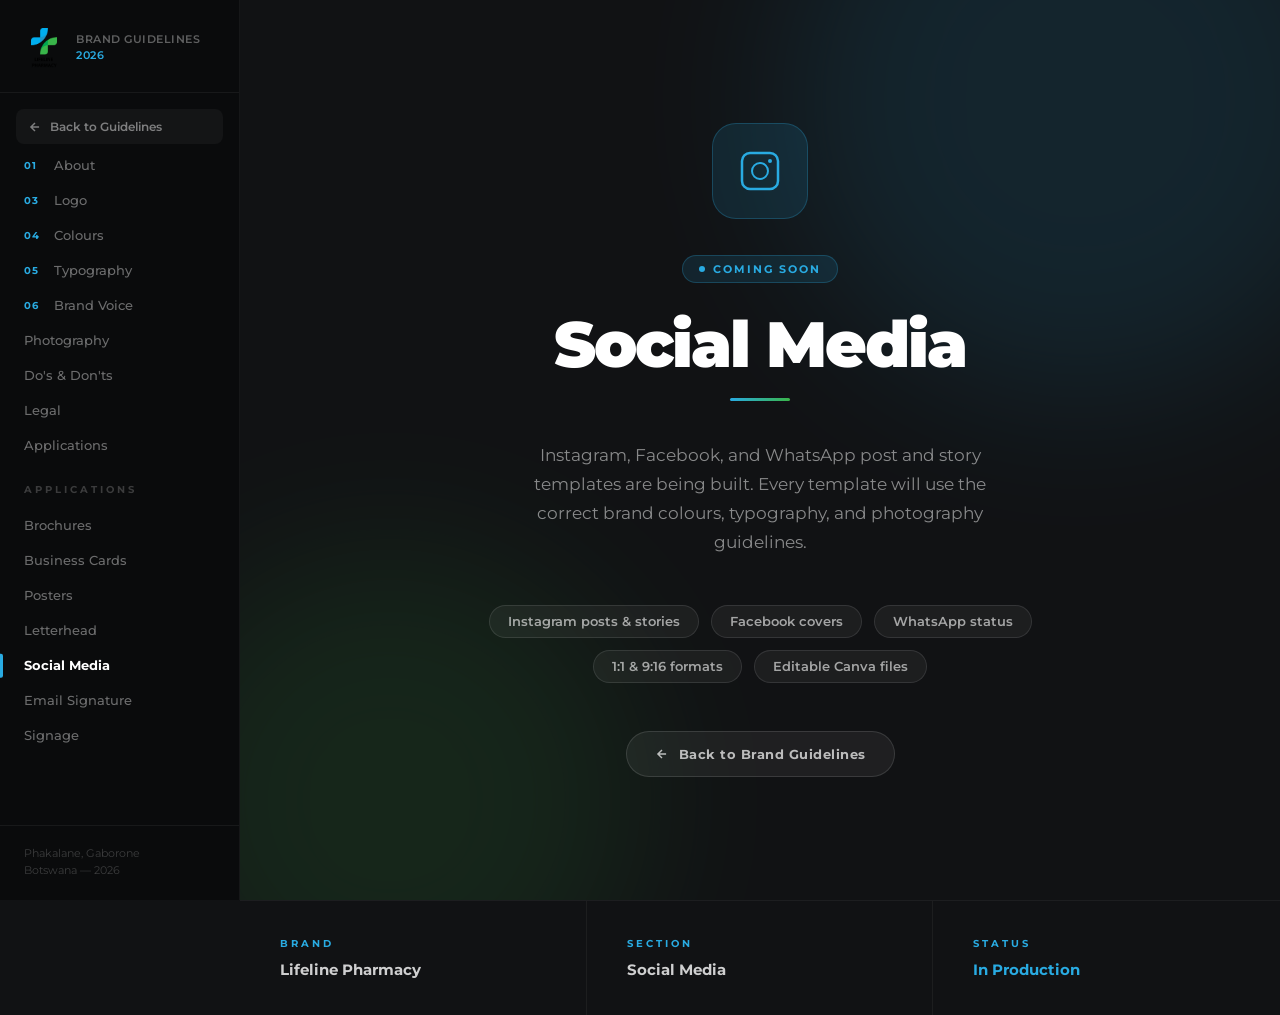
<file: pages/social-media.html>
<!DOCTYPE html>
<html lang="en">
<head>
  <meta charset="UTF-8" />
  <meta name="viewport" content="width=device-width, initial-scale=1.0" />
  <title>Social Media — Lifeline Pharmacy Brand Guidelines</title>
  <link rel="preconnect" href="https://fonts.googleapis.com" />
  <link rel="preconnect" href="https://fonts.gstatic.com" crossorigin />
  <link href="https://fonts.googleapis.com/css2?family=Montserrat:wght@400;500;600;700;800;900&display=swap" rel="stylesheet" />
  <link rel="stylesheet" href="../css/placeholder.css" />
</head>
<body>

  <button class="nav-toggle" id="navToggle" aria-label="Toggle navigation">
    <span></span><span></span><span></span>
  </button>

  <aside class="sidebar" id="sidebar">
    <div class="sidebar__brand">
      <img src="../LIFELINE LOGO.png" alt="Lifeline Pharmacy" class="sidebar__logo" />
      <div class="sidebar__tagline">Brand Guidelines<br><span>2026</span></div>
    </div>
    <a href="../index.html" class="sidebar__back">
      <svg width="14" height="14" viewBox="0 0 24 24" fill="none" stroke="currentColor" stroke-width="2.5"><path d="M19 12H5M12 5l-7 7 7 7"/></svg>
      Back to Guidelines
    </a>
    <nav class="sidebar__nav">
      <a href="../index.html#about" class="nav-link"><span class="nav-num">01</span>About</a>
      <a href="../index.html#logo" class="nav-link"><span class="nav-num">03</span>Logo</a>
      <a href="../index.html#colours" class="nav-link"><span class="nav-num">04</span>Colours</a>
      <a href="../index.html#typography" class="nav-link"><span class="nav-num">05</span>Typography</a>
      <a href="../index.html#brand-voice" class="nav-link"><span class="nav-num">06</span>Brand Voice</a>
      <a href="../index.html#photography" class="nav-link">Photography</a>
      <a href="../index.html#dos-donts" class="nav-link">Do's &amp; Don'ts</a>
      <a href="../index.html#legal" class="nav-link">Legal</a>
      <a href="../index.html#applications" class="nav-link">Applications</a>

      <div class='sidebar__page-title'>Applications</div>
      <a href="brochures.html" class="nav-link">Brochures</a>
      <a href="business-cards.html" class="nav-link">Business Cards</a>
      <a href="posters.html" class="nav-link">Posters</a>
      <a href="letterhead.html" class="nav-link">Letterhead</a>
      <a href="social-media.html" class="nav-link active">Social Media</a>
      <a href="email-signature.html" class="nav-link">Email Signature</a>
      <a href="signage.html" class="nav-link">Signage</a>
    </nav>
    <div class="sidebar__footer">
      <p>Phakalane, Gaborone<br>Botswana &mdash; 2026</p>
    </div>
  </aside>

  <div class="sidebar-overlay" id="sidebarOverlay"></div>

  <main class="page-content">
    <section class="coming-hero">
      <div class="coming-hero__bg">
        <div class="coming-hero__circle coming-hero__circle--blue"></div>
        <div class="coming-hero__circle coming-hero__circle--green"></div>
      </div>
      <div class="coming-hero__inner">
        <div class="coming-hero__icon">
          <svg viewBox="0 0 48 48" fill="none" xmlns="http://www.w3.org/2000/svg"><rect x="6" y="6" width="36" height="36" rx="8" stroke="currentColor" stroke-width="2.5"/><circle cx="24" cy="24" r="8" stroke="currentColor" stroke-width="2"/><circle cx="34" cy="14" r="2" fill="currentColor"/></svg>
        </div>
        <span class="coming-hero__badge">Coming Soon</span>
        <h1 class="coming-hero__title">Social Media</h1>
        <div class="coming-hero__divider"></div>
        <p class="coming-hero__sub">Instagram, Facebook, and WhatsApp post and story templates are being built. Every template will use the correct brand colours, typography, and photography guidelines.</p>
        <div class="coming-hero__specs">
        <span class="spec-tag">Instagram posts &amp; stories</span>
        <span class="spec-tag">Facebook covers</span>
        <span class="spec-tag">WhatsApp status</span>
        <span class="spec-tag">1:1 &amp; 9:16 formats</span>
        <span class="spec-tag">Editable Canva files</span>
        </div>
        <a href="../index.html#applications" class="coming-hero__back">
          <svg width="14" height="14" viewBox="0 0 24 24" fill="none" stroke="currentColor" stroke-width="2.5"><path d="M19 12H5M12 5l-7 7 7 7"/></svg>
          Back to Brand Guidelines
        </a>
      </div>
    </section>

    <div class="page-footer-grid">
      <div class="pf-item">
        <span class="pf-item__label">Brand</span>
        <span class="pf-item__value">Lifeline Pharmacy</span>
      </div>
      <div class="pf-item">
        <span class="pf-item__label">Section</span>
        <span class="pf-item__value">Social Media</span>
      </div>
      <div class="pf-item">
        <span class="pf-item__label">Status</span>
        <span class="pf-item__value" style="color: var(--blue);">In Production</span>
      </div>
    </div>
  </main>

  <script>
    const toggle  = document.getElementById('navToggle');
    const sidebar = document.getElementById('sidebar');
    const overlay = document.getElementById('sidebarOverlay');
    toggle.addEventListener('click', () => {
      sidebar.classList.toggle('open');
      overlay.classList.toggle('open');
    });
    overlay.addEventListener('click', () => {
      sidebar.classList.remove('open');
      overlay.classList.remove('open');
    });
  </script>
</body>
</html>
</file>
<file: css/placeholder.css>
/* ─────────────────────────────────────────────────────
   Lifeline Pharmacy — Placeholder / Coming Soon Pages
───────────────────────────────────────────────────── */

:root {
  --blue:      #29ABE2;
  --green:     #3AB54A;
  --deep-blue: #1A7FAD;
  --forest:    #267A31;
  --charcoal:  #111214;
  --ice:       #F6FAFB;
  --mid-grey:  #8C9099;
  --white:     #FFFFFF;
  --sidebar-w: 240px;
  --font:      'Montserrat', sans-serif;
  --ease-out:  cubic-bezier(0.16, 1, 0.3, 1);
}

*, *::before, *::after { box-sizing: border-box; margin: 0; padding: 0; }
html { scroll-behavior: smooth; }

body {
  font-family: var(--font);
  background: var(--charcoal);
  color: var(--white);
  -webkit-font-smoothing: antialiased;
  overflow-x: hidden;
}

img { display: block; max-width: 100%; }
a { text-decoration: none; color: inherit; }

/* ─── Sidebar (same as main) ───────────────────────── */

.sidebar {
  position: fixed;
  top: 0; left: 0;
  width: var(--sidebar-w);
  height: 100vh;
  background: #0a0b0c;
  display: flex;
  flex-direction: column;
  z-index: 100;
  overflow-y: auto;
  border-right: 1px solid rgba(255,255,255,0.05);
  transition: transform 0.35s var(--ease-out);
}

.sidebar__brand {
  padding: 28px 24px 24px;
  border-bottom: 1px solid rgba(255,255,255,0.06);
  display: flex;
  align-items: center;
  gap: 12px;
}

.sidebar__logo {
  width: 40px; height: 40px;
  object-fit: contain;
}

.sidebar__tagline {
  font-size: 10.5px;
  font-weight: 600;
  color: rgba(255,255,255,0.35);
  text-transform: uppercase;
  letter-spacing: 0.5px;
  line-height: 1.5;
}

.sidebar__tagline span { color: var(--blue); }

.sidebar__back {
  margin: 16px 16px 0;
  display: flex;
  align-items: center;
  gap: 8px;
  padding: 10px 12px;
  font-size: 12px;
  font-weight: 600;
  color: rgba(255,255,255,0.45);
  background: rgba(255,255,255,0.04);
  border-radius: 8px;
  transition: background 0.25s, color 0.25s;
}

.sidebar__back:hover {
  background: rgba(255,255,255,0.08);
  color: var(--white);
}

.sidebar__back svg { flex-shrink: 0; }

.sidebar__page-title {
  padding: 20px 24px 12px;
  font-size: 10px;
  font-weight: 700;
  letter-spacing: 3px;
  text-transform: uppercase;
  color: rgba(255,255,255,0.2);
}

.sidebar__nav {
  flex: 1;
  padding: 4px 0 20px;
}

.nav-link {
  display: flex;
  align-items: center;
  gap: 10px;
  padding: 10px 24px;
  font-size: 12.5px;
  font-weight: 500;
  color: rgba(255,255,255,0.4);
  transition: color 0.25s, background 0.25s;
  position: relative;
}

.nav-link::before {
  content: '';
  position: absolute;
  left: 0; top: 50%;
  transform: translateY(-50%);
  width: 3px; height: 0;
  background: var(--blue);
  border-radius: 0 2px 2px 0;
  transition: height 0.25s;
}

.nav-link:hover { color: rgba(255,255,255,0.8); background: rgba(255,255,255,0.04); }
.nav-link.active { color: var(--white); font-weight: 700; }
.nav-link.active::before { height: 70%; }

.nav-num {
  font-size: 10px;
  font-weight: 700;
  color: var(--blue);
  letter-spacing: 1px;
  min-width: 20px;
}

.sidebar__footer {
  padding: 20px 24px;
  border-top: 1px solid rgba(255,255,255,0.06);
}

.sidebar__footer p {
  font-size: 10.5px;
  color: rgba(255,255,255,0.2);
  line-height: 1.6;
}

/* ─── Mobile Nav Toggle ────────────────────────────── */

.nav-toggle {
  display: none;
  position: fixed;
  top: 16px; left: 16px;
  z-index: 200;
  width: 44px; height: 44px;
  background: var(--charcoal);
  border-radius: 8px;
  flex-direction: column;
  justify-content: center;
  align-items: center;
  gap: 5px;
  cursor: pointer;
  border: 1px solid rgba(255,255,255,0.1);
}

.nav-toggle span {
  display: block;
  width: 20px; height: 2px;
  background: var(--white);
  border-radius: 2px;
}

.sidebar-overlay {
  display: none;
  position: fixed;
  inset: 0;
  background: rgba(0,0,0,0.6);
  z-index: 99;
}

/* ─── Main Content ─────────────────────────────────── */

.page-content {
  margin-left: var(--sidebar-w);
  min-height: 100vh;
  display: flex;
  flex-direction: column;
}

/* ─── Coming Soon Hero ─────────────────────────────── */

.coming-hero {
  flex: 1;
  display: flex;
  flex-direction: column;
  align-items: center;
  justify-content: center;
  text-align: center;
  padding: 80px 40px;
  position: relative;
  overflow: hidden;
  background: var(--charcoal);
  min-height: 100vh;
}

.coming-hero__bg {
  position: absolute;
  inset: 0;
  pointer-events: none;
}

.coming-hero__circle {
  position: absolute;
  border-radius: 50%;
  filter: blur(80px);
  opacity: 0.12;
}

.coming-hero__circle--blue {
  width: 600px; height: 600px;
  background: var(--blue);
  top: -200px; right: -100px;
}

.coming-hero__circle--green {
  width: 500px; height: 500px;
  background: var(--green);
  bottom: -150px; left: -100px;
}

.coming-hero__inner {
  position: relative;
  z-index: 1;
  max-width: 600px;
}

.coming-hero__icon {
  width: 96px; height: 96px;
  margin: 0 auto 36px;
  background: rgba(41,171,226,0.12);
  border: 1px solid rgba(41,171,226,0.25);
  border-radius: 24px;
  display: flex;
  align-items: center;
  justify-content: center;
  color: var(--blue);
}

.coming-hero__icon svg { width: 48px; height: 48px; }

.coming-hero__badge {
  display: inline-flex;
  align-items: center;
  gap: 8px;
  padding: 6px 16px;
  background: rgba(41,171,226,0.12);
  border: 1px solid rgba(41,171,226,0.25);
  border-radius: 100px;
  font-size: 11px;
  font-weight: 700;
  letter-spacing: 2px;
  text-transform: uppercase;
  color: var(--blue);
  margin-bottom: 28px;
}

.coming-hero__badge::before {
  content: '';
  width: 6px; height: 6px;
  background: var(--blue);
  border-radius: 50%;
  animation: pulse 2s ease-in-out infinite;
}

@keyframes pulse {
  0%, 100% { opacity: 1; transform: scale(1); }
  50% { opacity: 0.4; transform: scale(0.7); }
}

.coming-hero__title {
  font-size: clamp(40px, 5vw, 64px);
  font-weight: 900;
  color: var(--white);
  letter-spacing: -2px;
  line-height: 1.05;
  margin-bottom: 20px;
}

.coming-hero__sub {
  font-size: 17px;
  color: rgba(255,255,255,0.5);
  line-height: 1.7;
  max-width: 480px;
  margin: 0 auto 48px;
}

.coming-hero__divider {
  width: 60px; height: 3px;
  background: linear-gradient(90deg, var(--blue), var(--green));
  border-radius: 2px;
  margin: 0 auto 40px;
}

.coming-hero__specs {
  display: flex;
  flex-wrap: wrap;
  gap: 12px;
  justify-content: center;
  margin-bottom: 48px;
}

.spec-tag {
  padding: 8px 18px;
  background: rgba(255,255,255,0.05);
  border: 1px solid rgba(255,255,255,0.1);
  border-radius: 100px;
  font-size: 12.5px;
  font-weight: 600;
  color: rgba(255,255,255,0.6);
}

.coming-hero__back {
  display: inline-flex;
  align-items: center;
  gap: 10px;
  padding: 14px 28px;
  background: rgba(255,255,255,0.06);
  border: 1px solid rgba(255,255,255,0.12);
  border-radius: 100px;
  font-size: 13px;
  font-weight: 700;
  color: rgba(255,255,255,0.7);
  letter-spacing: 0.5px;
  transition: background 0.25s, color 0.25s, border-color 0.25s;
}

.coming-hero__back:hover {
  background: rgba(41,171,226,0.15);
  border-color: rgba(41,171,226,0.4);
  color: var(--white);
}

/* ─── Bottom Grid ──────────────────────────────────── */

.page-footer-grid {
  display: grid;
  grid-template-columns: repeat(3, 1fr);
  border-top: 1px solid rgba(255,255,255,0.05);
}

.pf-item {
  padding: 36px 40px;
  border-right: 1px solid rgba(255,255,255,0.05);
}

.pf-item:last-child { border-right: none; }

.pf-item__label {
  font-size: 10px;
  font-weight: 700;
  letter-spacing: 3px;
  text-transform: uppercase;
  color: var(--blue);
  margin-bottom: 10px;
  display: block;
}

.pf-item__value {
  font-size: 15px;
  font-weight: 700;
  color: rgba(255,255,255,0.8);
}

/* ─── Responsive ───────────────────────────────────── */

@media (max-width: 768px) {
  .sidebar { transform: translateX(-100%); }
  .sidebar.open { transform: translateX(0); }
  .sidebar-overlay.open { display: block; }
  .nav-toggle { display: flex; }
  .page-content { margin-left: 0; }
  .coming-hero { padding: 80px 24px; }
  .page-footer-grid { grid-template-columns: 1fr; }
  .pf-item { border-right: none; border-bottom: 1px solid rgba(255,255,255,0.05); }
}
</file>
